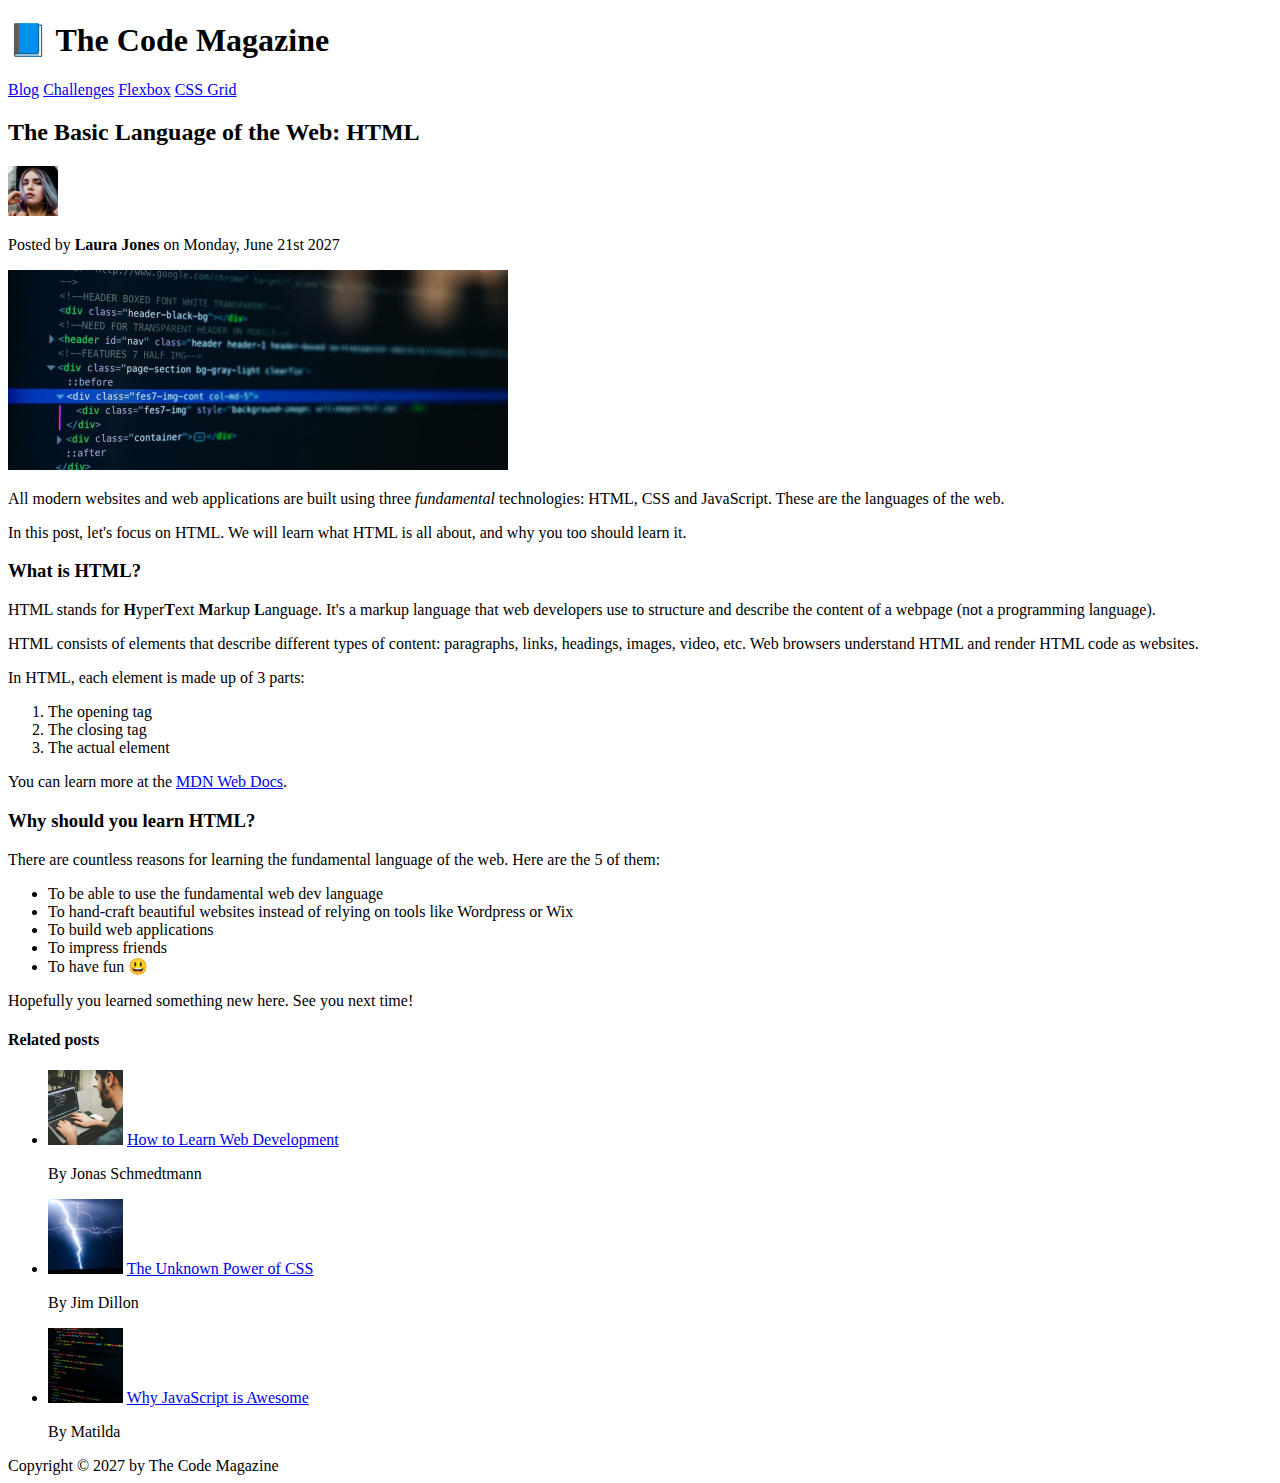
<file: 02-HTML-Fundamentals/index.html>
<!DOCTYPE html>
<html lang="en">
  <head>
    <meta charset="UTF-8" />
    <meta name="viewport" content="width=device-width, initial-scale=1.0" />
    <title>The Basic Language of the Web: HTML</title>
  </head>
  <body>
    <header>
      <h1>📘 The Code Magazine</h1>
      <nav>
        <a href="./blog.html">Blog</a>
        <a href="#">Challenges</a>
        <a href="#">Flexbox</a>
        <a href="#">CSS Grid</a>
      </nav>
    </header>

    <article>
      <header>
        <h2>The Basic Language of the Web: HTML</h2>

        <img
          src="./images/laura-jones.jpg"
          alt="user profile picture"
          width="50"
          height="50"
        />

        <p>Posted by <strong>Laura Jones</strong> on Monday, June 21st 2027</p>

        <img
          src="./images/post-img.jpg"
          alt="Post Image"
          width="500"
          height="200"
        />
      </header>

      <p>
        All modern websites and web applications are built using three
        <em>fundamental</em> technologies: HTML, CSS and JavaScript. These are
        the languages of the web.
      </p>

      <p>
        In this post, let's focus on HTML. We will learn what HTML is all about,
        and why you too should learn it.
      </p>

      <h3>What is HTML?</h3>

      <p>
        HTML stands for <strong>H</strong>yper<strong>T</strong>ext
        <strong>M</strong>arkup <strong>L</strong>anguage. It's a markup
        language that web developers use to structure and describe the content
        of a webpage (not a programming language).
      </p>

      <p>
        HTML consists of elements that describe different types of content:
        paragraphs, links, headings, images, video, etc. Web browsers understand
        HTML and render HTML code as websites.
      </p>

      <p>In HTML, each element is made up of 3 parts:</p>

      <ol>
        <li>The opening tag</li>
        <li>The closing tag</li>
        <li>The actual element</li>
      </ol>

      <p>
        You can learn more at the
        <a
          href="https://developer.mozilla.org/en-US/docs/Web/HTML"
          target="_blank"
          >MDN Web Docs</a
        >.
      </p>

      <h3>Why should you learn HTML?</h3>

      <p>
        There are countless reasons for learning the fundamental language of the
        web. Here are the 5 of them:
      </p>

      <ul>
        <li>To be able to use the fundamental web dev language</li>
        <li>
          To hand-craft beautiful websites instead of relying on tools like
          Wordpress or Wix
        </li>
        <li>To build web applications</li>
        <li>To impress friends</li>
        <li>To have fun 😃</li>
      </ul>

      <p>Hopefully you learned something new here. See you next time!</p>
    </article>

    <aside>
      <header>
        <h4>Related posts</h4>
      </header>

      <ul>
        <li>
          <img
            src="./images/related-1.jpg"
            alt="person programming"
            width="75"
            height="75"
          />
          <a href="#">How to Learn Web Development</a>
          <p>By Jonas Schmedtmann</p>
        </li>
        <li>
          <img
            src="./images/related-2.jpg"
            alt="lightning"
            width="75"
            height="75"
          />
          <a href="#">The Unknown Power of CSS</a>
          <p>By Jim Dillon</p>
        </li>
        <li>
          <img
            src="./images/related-3.jpg"
            alt="code on laptop screen"
            width="75"
            height="75"
          />
          <a href="#">Why JavaScript is Awesome</a>
          <p>By Matilda</p>
        </li>
      </ul>
    </aside>

    <footer>Copyright &copy; 2027 by The Code Magazine</footer>
  </body>
</html>
</file>
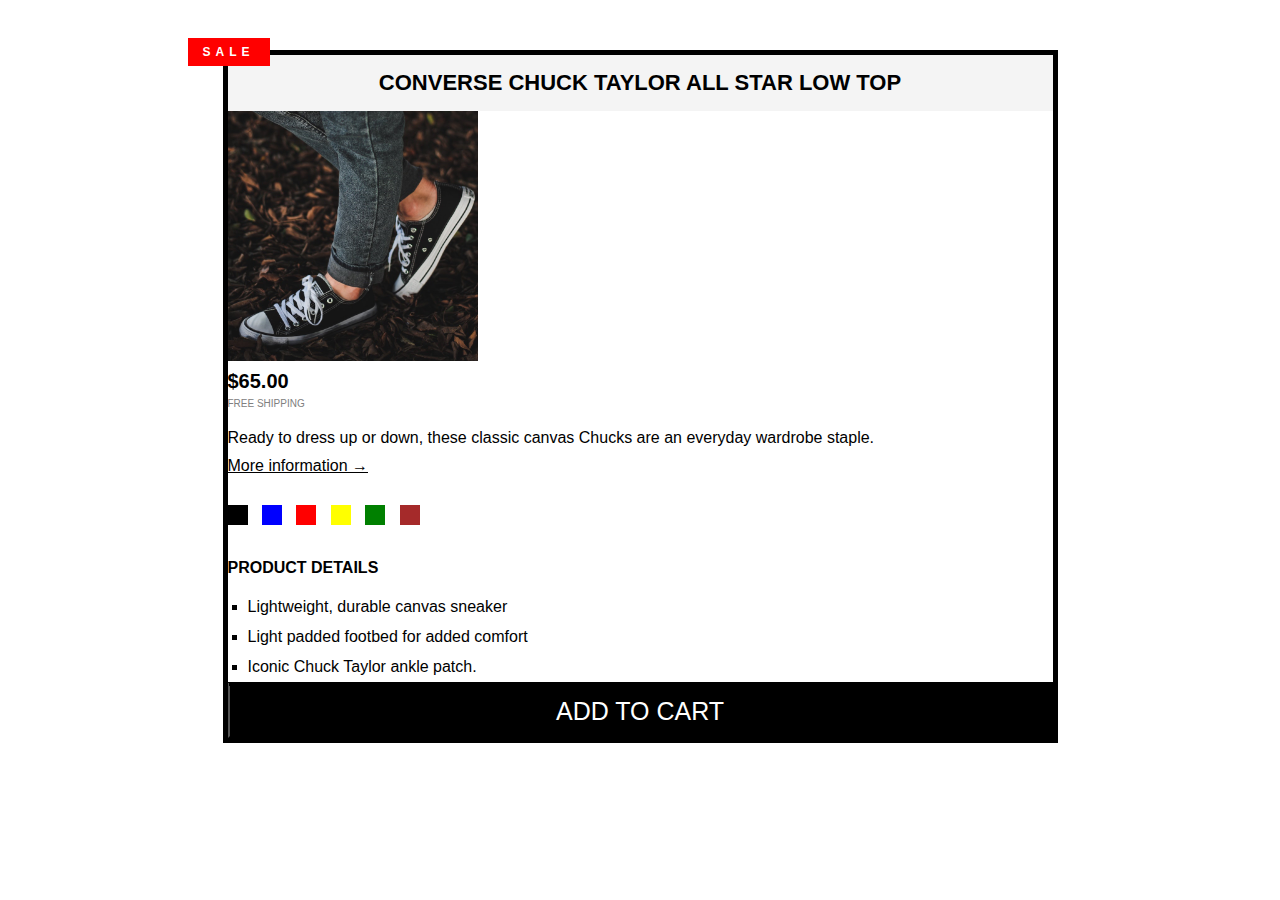
<file: 03-CSS-Fundamentals/index.html>
<!DOCTYPE html>
<html lang="en">
  <head>
    <meta charset="UTF-8" />
    <meta http-equiv="X-UA-Compatible" content="IE=edge" />
    <meta name="viewport" content="width=device-width, initial-scale=1.0" />
    <title>HTML Challenge</title>
    <link rel="stylesheet" href="style.css" />
  </head>
  <body>
    <article class="product">
      <p class="sale">Sale</p>
      <header>
        <h1 class="product-name">Converse Chuck Taylor All Star Low Top</h1>
      </header>
      <img
        src="./img/challenges.jpg"
        class="product-image"
        width="250"
        height="250"
        alt="Converse Chuck Taylor All Star Shoe"
      />
      <p class="product-price"><strong>$65.00</strong></p>
      <p class="free-shipping">Free Shipping</p>
      <p class="product-text">
        Ready to dress up or down, these classic canvas Chucks are an everyday
        wardrobe staple.
      </p>
      <a href="#" class="more-info">More information &rarr;</a>
      <div class="colors">
        <div class="color black"></div>
        <div class="color blue"></div>
        <div class="color red"></div>
        <div class="color yellow"></div>
        <div class="color green"></div>
        <div class="color brown"></div>
      </div>
      <h2 class="product-details">Product details</h2>
      <ul class="detail-list">
        <li>Lightweight, durable canvas sneaker</li>
        <li>Light padded footbed for added comfort</li>
        <li>Iconic Chuck Taylor ankle patch.</li>
      </ul>
      <button class="add-to-cart-btn">Add to cart</button>
    </article>
  </body>
</html>
</file>
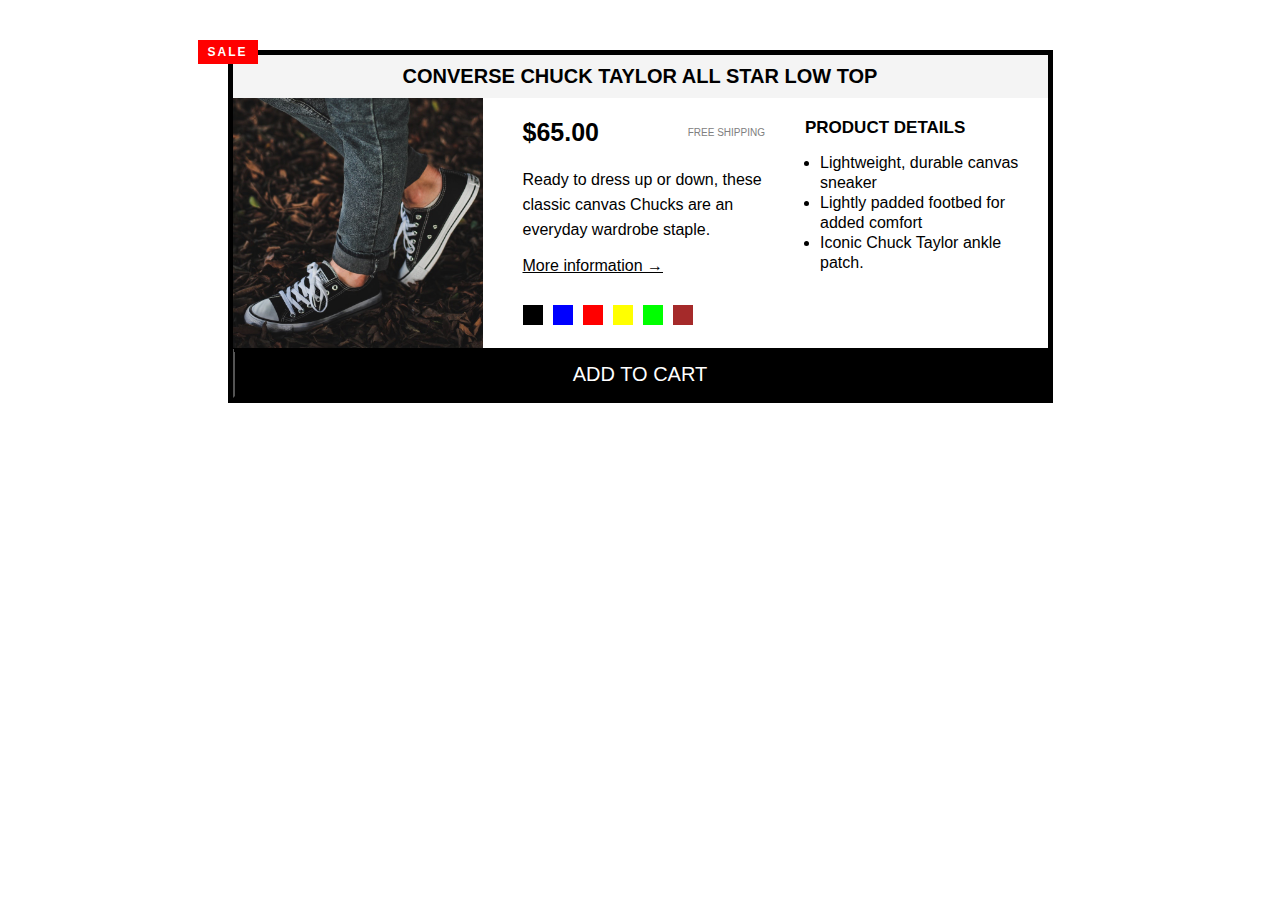
<file: 04-CSS-Layouts/index.html>
<!DOCTYPE html>
<html lang="en">
  <head>
    <meta charset="UTF-8" />
    <meta name="viewport" content="width=device-width, initial-scale=1.0" />
    <title>Challenge # 5</title>
    <link rel="stylesheet" href="style.css" />
  </head>
  <body>
    <div class="container">
      <article class="product">
        <header class="product-header">
          <h1 class="product-name">converse chuck taylor all star low top</h1>
          <div class="sale">sale</div>
        </header>
        <div class="product-overview-container">
          <img src="./shoes-img.jpeg" alt="shoe image" class="product-img" />
          <div class="product-preview-container">
            <div class="price-container">
              <p class="price">$65.00</p>
              <p class="free-shipping">free shipping</p>
            </div>
            <p class="product-description">
              Ready to dress up or down, these classic canvas Chucks are an
              everyday wardrobe staple.
            </p>
            <a href="#" class="more-info">More information &rarr;</a>
            <div class="colors-container">
              <div class="color black"></div>
              <div class="color blue"></div>
              <div class="color red"></div>
              <div class="color yellow"></div>
              <div class="color green"></div>
              <div class="color brown"></div>
            </div>
          </div>
          <div class="product-details-container">
            <h2 class="product-details">product details</h2>
            <ul class="detail-list-container">
              <li>Lightweight, durable canvas sneaker</li>
              <li>Lightly padded footbed for added comfort</li>
              <li>Iconic Chuck Taylor ankle patch.</li>
            </ul>
          </div>
        </div>
        <button class="add-to-cart-btn">add to cart</button>
      </article>
    </div>
  </body>
</html>
</file>
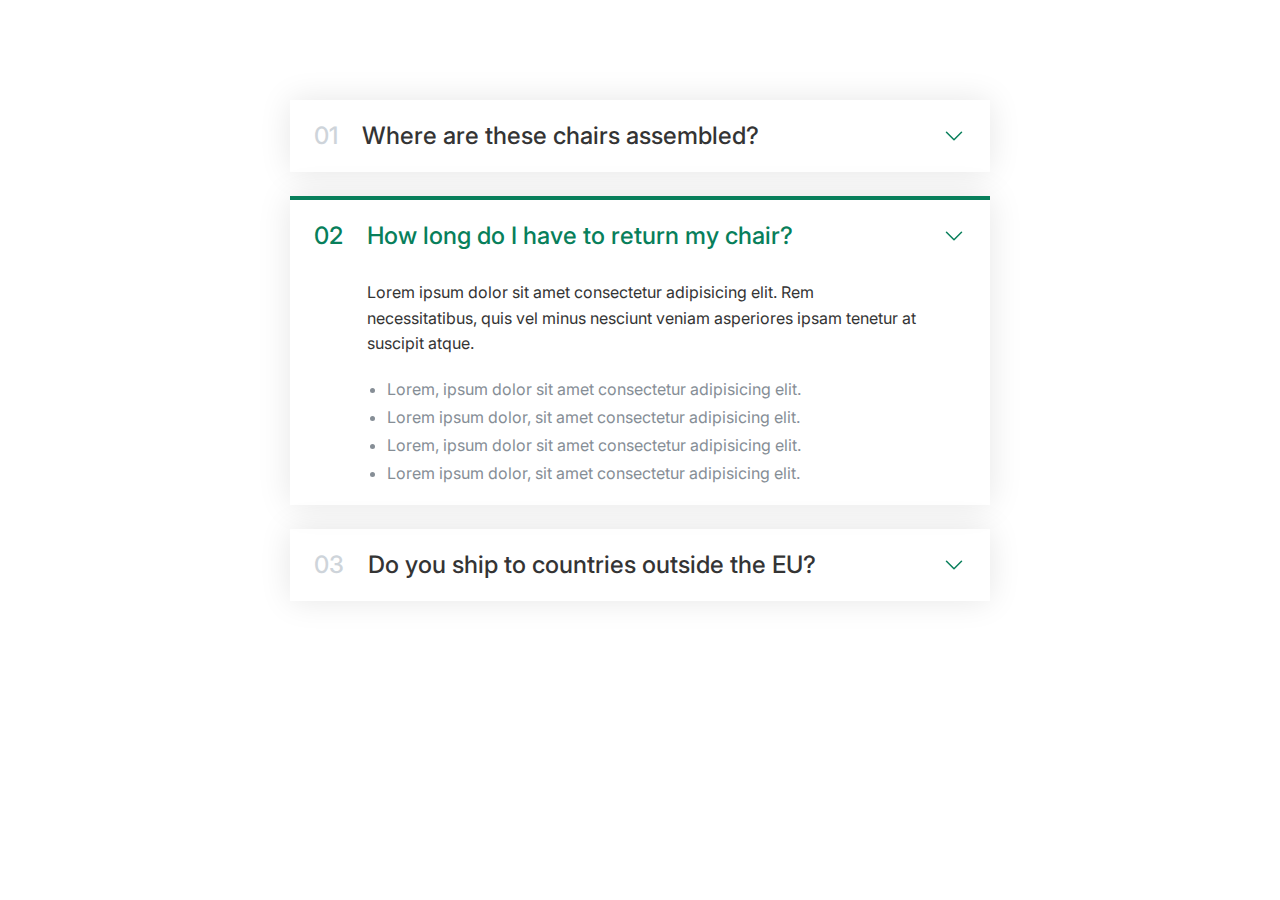
<file: Components/Accordion Component/index.html>
<!DOCTYPE html>
<html lang="en">
  <head>
    <meta charset="UTF-8" />
    <meta name="viewport" content="width=device-width, initial-scale=1.0" />
    <link rel="preconnect" href="https://fonts.googleapis.com" />
    <link rel="preconnect" href="https://fonts.gstatic.com" crossorigin />
    <link
      href="https://fonts.googleapis.com/css2?family=Inter:wght@400;500;700&display=swap"
      rel="stylesheet"
    />
    <link rel="stylesheet" href="style.css" />
    <title>Accordion Component</title>
  </head>
  <body>
    <main class="accordion">
      <section class="item">
        <p class="number">01</p>
        <p class="text">Where are these chairs assembled?</p>
        <svg
          xmlns="http://www.w3.org/2000/svg"
          fill="none"
          viewBox="0 0 24 24"
          stroke-width="1.5"
          stroke="currentColor"
          class="icon"
        >
          <path
            stroke-linecap="round"
            stroke-linejoin="round"
            d="M19.5 8.25l-7.5 7.5-7.5-7.5"
          />
        </svg>
        <article class="hidden__box">
          <p>
            Lorem ipsum dolor sit amet consectetur adipisicing elit. Rem
            necessitatibus, quis vel minus nesciunt veniam asperiores ipsam
            tenetur at suscipit atque.
          </p>
          <ul>
            <li>Lorem, ipsum dolor sit amet consectetur adipisicing elit.</li>
            <li>Lorem ipsum dolor, sit amet consectetur adipisicing elit.</li>
            <li>Lorem, ipsum dolor sit amet consectetur adipisicing elit.</li>
            <li>Lorem ipsum dolor, sit amet consectetur adipisicing elit.</li>
          </ul>
        </article>
      </section>

      <section class="item open">
        <p class="number">02</p>
        <p class="text">How long do I have to return my chair?</p>
        <svg
          xmlns="http://www.w3.org/2000/svg"
          fill="none"
          viewBox="0 0 24 24"
          stroke-width="1.5"
          stroke="currentColor"
          class="icon"
        >
          <path
            stroke-linecap="round"
            stroke-linejoin="round"
            d="M19.5 8.25l-7.5 7.5-7.5-7.5"
          />
        </svg>
        <article class="hidden__box">
          <p>
            Lorem ipsum dolor sit amet consectetur adipisicing elit. Rem
            necessitatibus, quis vel minus nesciunt veniam asperiores ipsam
            tenetur at suscipit atque.
          </p>
          <ul>
            <li>Lorem, ipsum dolor sit amet consectetur adipisicing elit.</li>
            <li>Lorem ipsum dolor, sit amet consectetur adipisicing elit.</li>
            <li>Lorem, ipsum dolor sit amet consectetur adipisicing elit.</li>
            <li>Lorem ipsum dolor, sit amet consectetur adipisicing elit.</li>
          </ul>
        </article>
      </section>

      <section class="item">
        <p class="number">03</p>
        <p class="text">Do you ship to countries outside the EU?</p>
        <svg
          xmlns="http://www.w3.org/2000/svg"
          fill="none"
          viewBox="0 0 24 24"
          stroke-width="1.5"
          stroke="currentColor"
          class="icon"
        >
          <path
            stroke-linecap="round"
            stroke-linejoin="round"
            d="M19.5 8.25l-7.5 7.5-7.5-7.5"
          />
        </svg>
        <article class="hidden__box">
          <p>
            Lorem ipsum dolor sit amet consectetur adipisicing elit. Rem
            necessitatibus, quis vel minus nesciunt veniam asperiores ipsam
            tenetur at suscipit atque.
          </p>
          <ul>
            <li>Lorem, ipsum dolor sit amet consectetur adipisicing elit.</li>
            <li>Lorem ipsum dolor, sit amet consectetur adipisicing elit.</li>
            <li>Lorem, ipsum dolor sit amet consectetur adipisicing elit.</li>
            <li>Lorem ipsum dolor, sit amet consectetur adipisicing elit.</li>
          </ul>
        </article>
      </section>
    </main>
  </body>
</html>
</file>
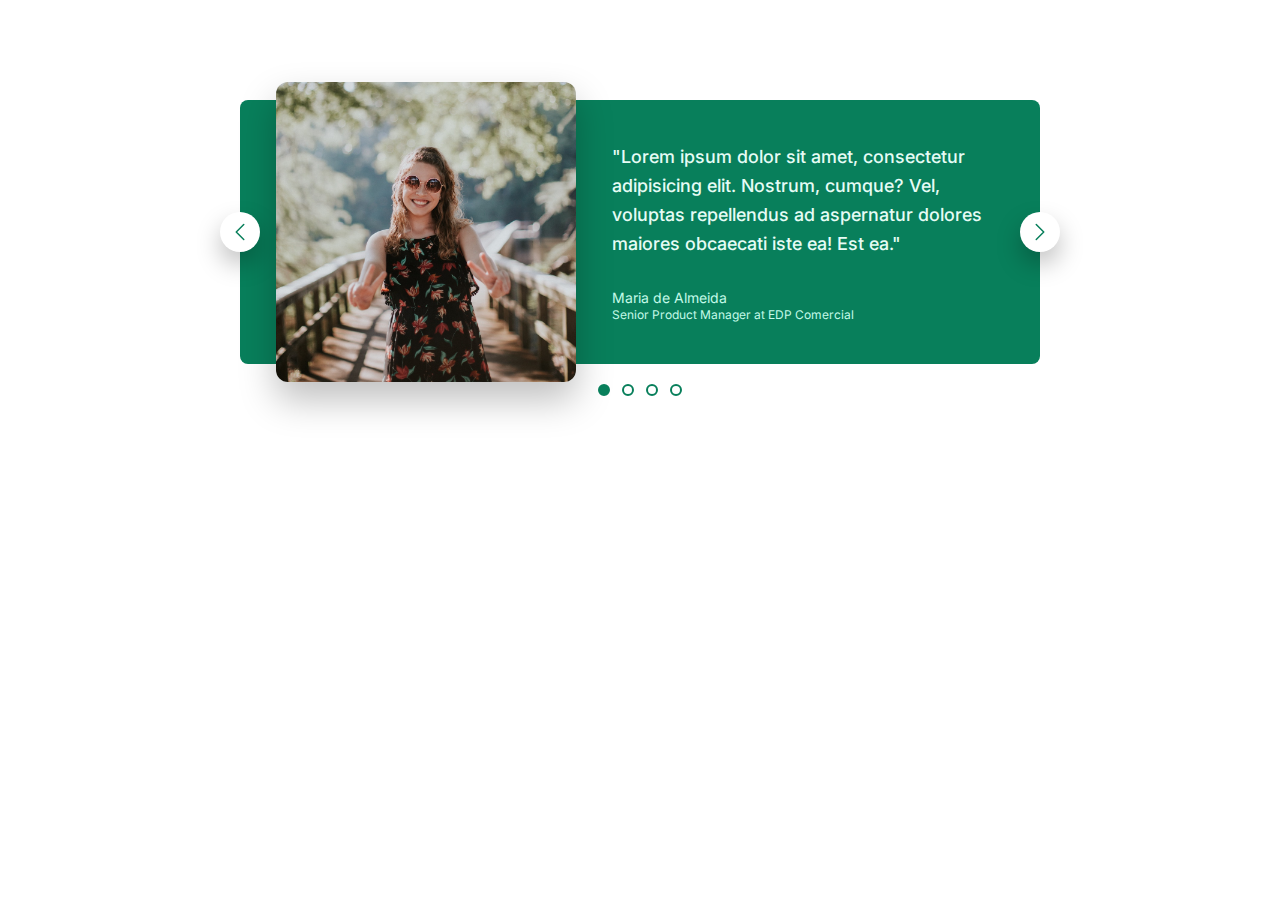
<file: Components/Carousel/index.html>
<!DOCTYPE html>
<html lang="en">
  <head>
    <meta charset="UTF-8" />
    <meta name="viewport" content="width=device-width, initial-scale=1.0" />
    <link rel="preconnect" href="https://fonts.googleapis.com" />
    <link rel="preconnect" href="https://fonts.gstatic.com" crossorigin />
    <link
      href="https://fonts.googleapis.com/css2?family=Inter:wght@400;500;700&display=swap"
      rel="stylesheet"
    />
    <link rel="stylesheet" href="style.css" />
    <title>Carousel Component</title>
  </head>
  <body>
    <section class="carousel">
      <img src="./img/maria.jpg" alt="a woman posing for a picture" />
      <blockquote class="testimonial">
        <p class="testimonial__text">
          "Lorem ipsum dolor sit amet, consectetur adipisicing elit. Nostrum,
          cumque? Vel, voluptas repellendus ad aspernatur dolores maiores
          obcaecati iste ea! Est ea."
        </p>
        <p class="testimonial__author">Maria de Almeida</p>
        <p class="testimonial__job">Senior Product Manager at EDP Comercial</p>
      </blockquote>

      <button class="btn btn__left">
        <svg
          xmlns="http://www.w3.org/2000/svg"
          fill="none"
          viewBox="0 0 24 24"
          stroke-width="1.5"
          stroke="currentColor"
          class="btn-icon"
        >
          <path
            stroke-linecap="round"
            stroke-linejoin="round"
            d="M15.75 19.5L8.25 12l7.5-7.5"
          />
        </svg>
      </button>
      <button class="btn btn__right">
        <svg
          xmlns="http://www.w3.org/2000/svg"
          fill="none"
          viewBox="0 0 24 24"
          stroke-width="1.5"
          stroke="currentColor"
          class="btn-icon"
        >
          <path
            stroke-linecap="round"
            stroke-linejoin="round"
            d="M8.25 4.5l7.5 7.5-7.5 7.5"
          />
        </svg>
      </button>
      <div class="dots">
        <button class="dot dot__fill">&nbsp;</button>
        <button class="dot">&nbsp;</button>
        <button class="dot">&nbsp;</button>
        <button class="dot">&nbsp;</button>
      </div>
    </section>
  </body>
</html>
</file>
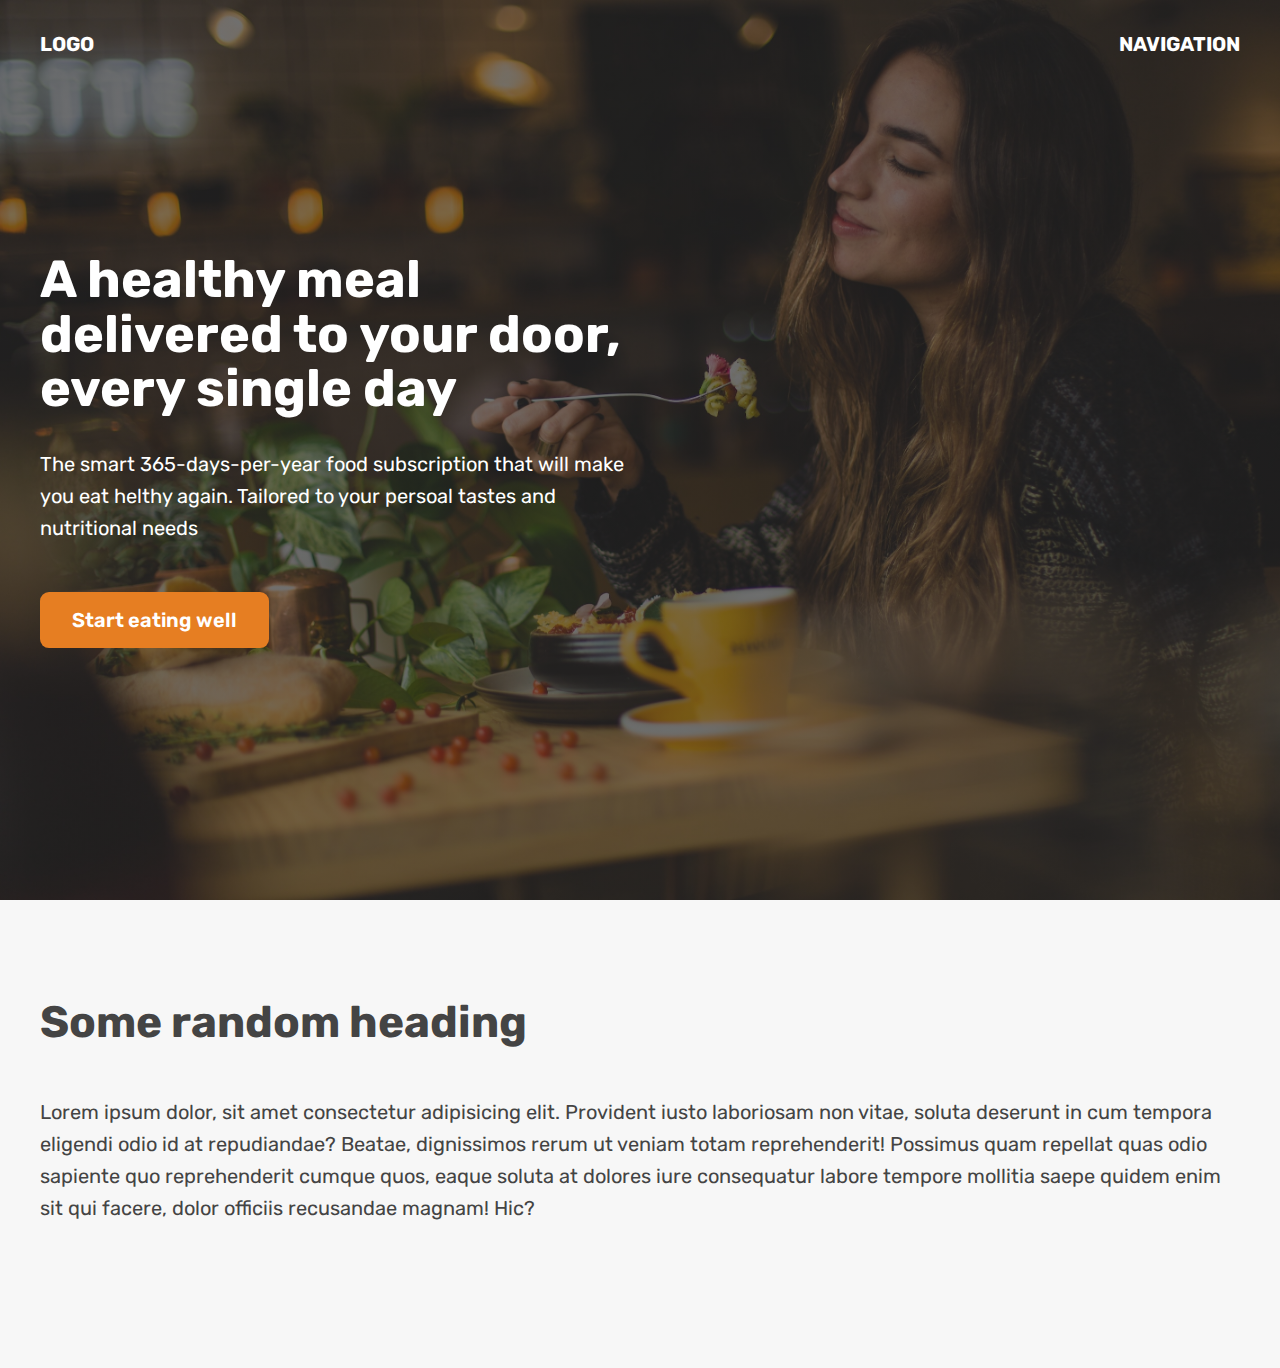
<file: Components/Hero-Section/index.html>
<!DOCTYPE html>
<html lang="en">
  <head>
    <meta charset="UTF-8" />
    <meta name="viewport" content="width=device-width, initial-scale=1.0" />
    <link rel="preconnect" href="https://fonts.googleapis.com" />
    <link rel="preconnect" href="https://fonts.gstatic.com" crossorigin />
    <link
      href="https://fonts.googleapis.com/css2?family=Rubik:wght@400;500;600;700&display=swap"
      rel="stylesheet"
    />
    <link rel="stylesheet" href="style.css" />
    <title>Hero Section</title>
  </head>
  <body>
    <header>
      <nav class="container">
        <div>LOGO</div>
        <div>NAVIGATION</div>
      </nav>

      <div class="header-container">
        <div class="header-container-inner">
          <h1>A healthy meal delivered to your door, every single day</h1>
          <p>
            The smart 365-days-per-year food subscription that will make you eat
            helthy again. Tailored to your persoal tastes and nutritional needs
          </p>
          <a href="#" class="btn">Start eating well</a>
        </div>
      </div>
    </header>

    <section>
      <div class="container">
        <h2>Some random heading</h2>
        <p>
          Lorem ipsum dolor, sit amet consectetur adipisicing elit. Provident
          iusto laboriosam non vitae, soluta deserunt in cum tempora eligendi
          odio id at repudiandae? Beatae, dignissimos rerum ut veniam totam
          reprehenderit! Possimus quam repellat quas odio sapiente quo
          reprehenderit cumque quos, eaque soluta at dolores iure consequatur
          labore tempore mollitia saepe quidem enim sit qui facere, dolor
          officiis recusandae magnam! Hic?
        </p>
      </div>
    </section>
  </body>
</html>
</file>
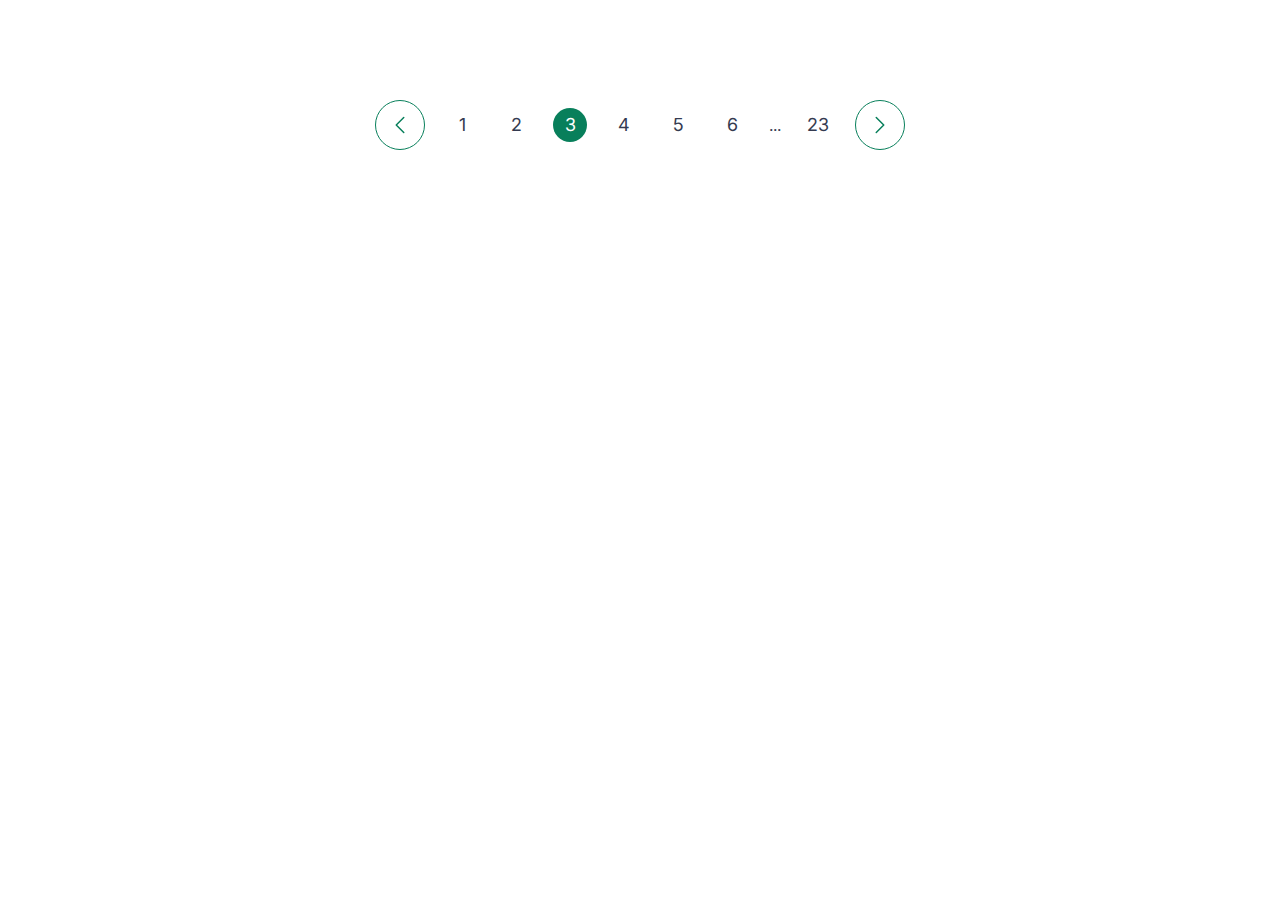
<file: Components/Pagination/index.html>
<!DOCTYPE html>
<html lang="en">
  <head>
    <meta charset="UTF-8" />
    <meta name="viewport" content="width=device-width, initial-scale=1.0" />
    <link rel="preconnect" href="https://fonts.googleapis.com" />
    <link rel="preconnect" href="https://fonts.gstatic.com" crossorigin />
    <link
      href="https://fonts.googleapis.com/css2?family=Inter:wght@400;500;700&display=swap"
      rel="stylesheet"
    />
    <link rel="stylesheet" href="style.css" />
    <title>Pagination</title>
  </head>
  <body>
    <div class="pagination-container">
      <button class="btn">
        <svg
          xmlns="http://www.w3.org/2000/svg"
          fill="none"
          viewBox="0 0 24 24"
          stroke-width="1.5"
          stroke="currentColor"
          class="btn-icon"
        >
          <path
            stroke-linecap="round"
            stroke-linejoin="round"
            d="M15.75 19.5L8.25 12l7.5-7.5"
          />
        </svg>
      </button>
      <a href="#">1</a>
      <a href="#">2</a>
      <a href="#" class="page-num current-page">3</a>
      <a href="#">4</a>
      <a href="#">5</a>
      <a href="#">6</a>
      <span class="dots">...</span>
      <a href="#">23</a>
      <button class="btn">
        <svg
          xmlns="http://www.w3.org/2000/svg"
          fill="none"
          viewBox="0 0 24 24"
          stroke-width="1.5"
          stroke="currentColor"
          class="btn-icon"
        >
          <path
            stroke-linecap="round"
            stroke-linejoin="round"
            d="M8.25 4.5l7.5 7.5-7.5 7.5"
          />
        </svg>
      </button>
    </div>
  </body>
</html>
</file>
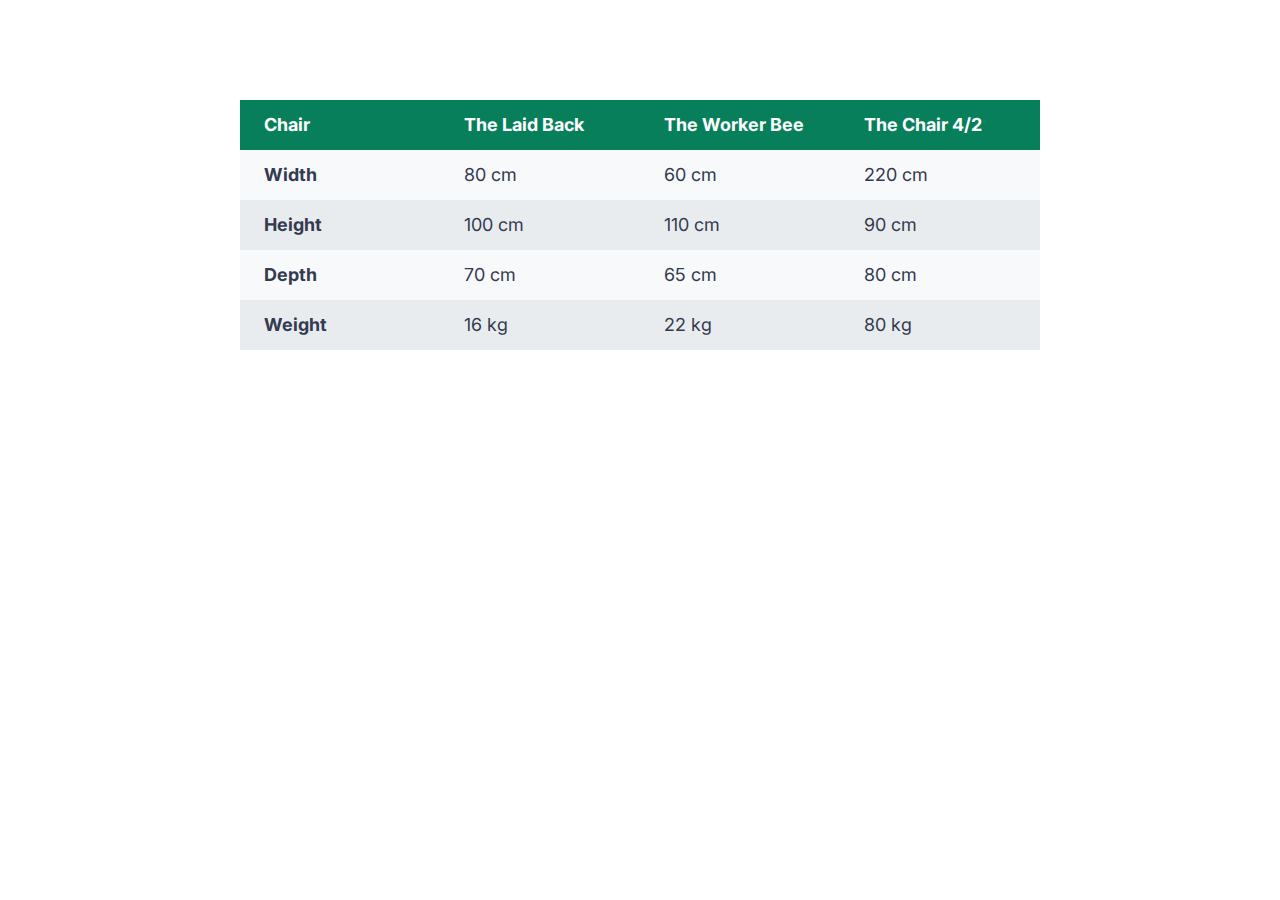
<file: Components/Table/index.html>
<!DOCTYPE html>
<html lang="en">
  <head>
    <meta charset="UTF-8" />
    <meta name="viewport" content="width=device-width, initial-scale=1.0" />
    <link rel="preconnect" href="https://fonts.googleapis.com" />
    <link rel="preconnect" href="https://fonts.gstatic.com" crossorigin />
    <link
      href="https://fonts.googleapis.com/css2?family=Inter:wght@400;500;700&display=swap"
      rel="stylesheet"
    />
    <link rel="stylesheet" href="style.css" />
    <title>Table</title>
  </head>
  <body>
    <table>
      <thead>
        <tr>
          <th>Chair</th>
          <th>The Laid Back</th>
          <th>The Worker Bee</th>
          <th>The Chair 4/2</th>
        </tr>
      </thead>
      <tbody>
        <tr>
          <th>Width</th>
          <td>80 cm</td>
          <td>60 cm</td>
          <td>220 cm</td>
        </tr>
        <tr>
          <th>Height</th>
          <td>100 cm</td>
          <td>110 cm</td>
          <td>90 cm</td>
        </tr>
        <tr>
          <th>Depth</th>
          <td>70 cm</td>
          <td>65 cm</td>
          <td>80 cm</td>
        </tr>
        <tr>
          <th>Weight</th>
          <td>16 kg</td>
          <td>22 kg</td>
          <td>80 kg</td>
        </tr>
      </tbody>
    </table>
  </body>
</html>
</file>
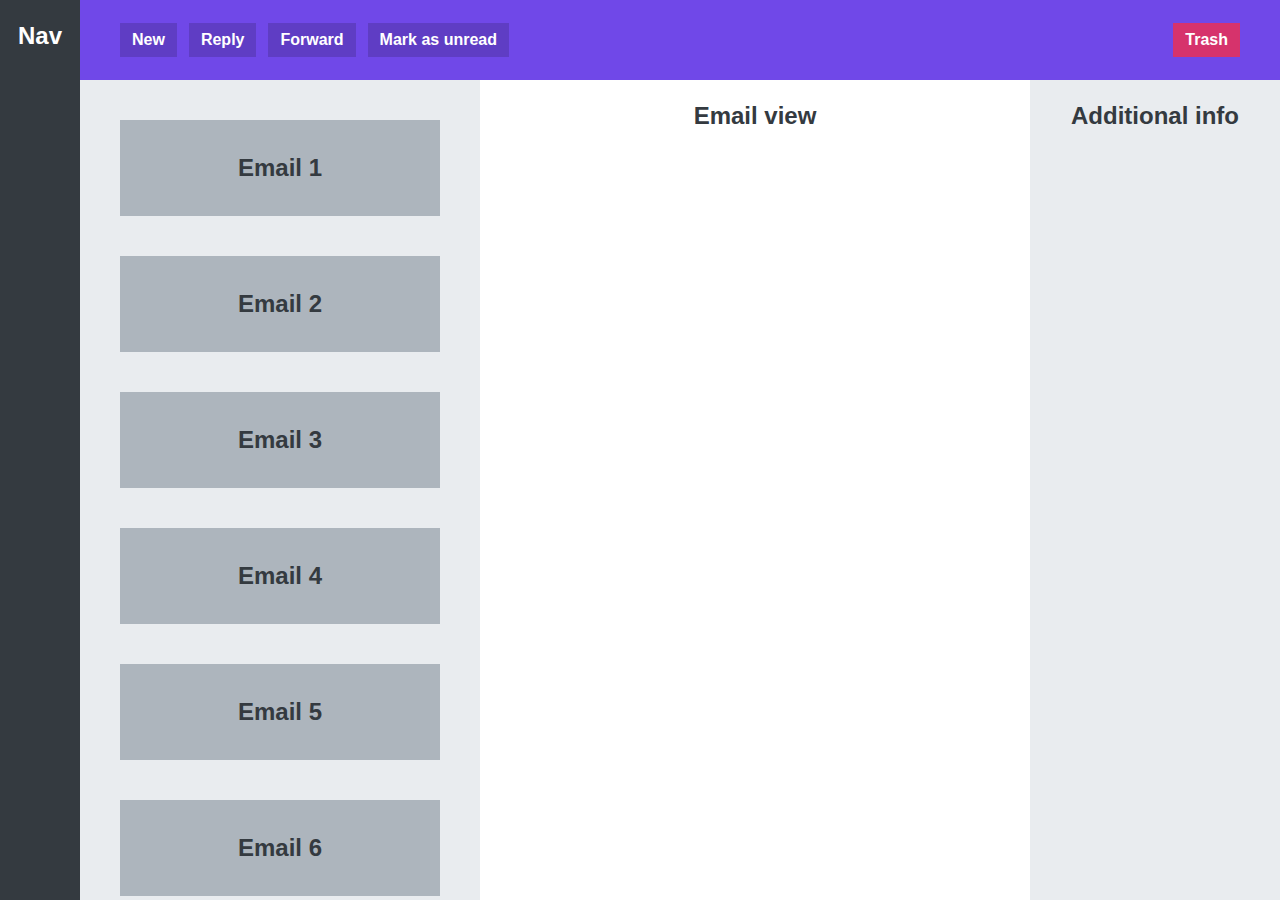
<file: Components/Web-Application-Layout/index.html>
<!DOCTYPE html>
<html lang="en">
  <head>
    <meta charset="UTF-8" />
    <meta name="viewport" content="width=device-width, initial-scale=1.0" />
    <link rel="stylesheet" href="style.css" />
    <title>Web Application Layout</title>
  </head>
  <body>
    <nav>Nav</nav>
    <menu>
      <button>New</button>
      <button>Reply</button>
      <button>Forward</button>
      <button>Mark as unread</button>
      <button>Trash</button>
    </menu>
    <section>
      <div class="email">Email 1</div>
      <div class="email">Email 2</div>
      <div class="email">Email 3</div>
      <div class="email">Email 4</div>
      <div class="email">Email 5</div>
      <div class="email">Email 6</div>
      <div class="email">Email 7</div>
      <div class="email">Email 8</div>
      <div class="email">Email 9</div>
      <div class="email">Email 10</div>
    </section>
    <main>Email view</main>
    <aside>Additional info</aside>
  </body>
</html>
</file>
<file: 03-CSS-Fundamentals/style.css>
* {
  font-family: sans-serif;
  margin: 0;
  padding: 0;
}

.product {
  border: 5px solid black;
  width: 825px;
  margin: 50px auto;
  position: relative;
}

/* .product::before {
  content: "SALE";
  position: absolute;
  background-color: #ff0000;
  color: #fff;
  font-weight: bold;
  display: inline-block;
  padding: 10px;
  letter-spacing: 5px;
  font-size: 12px;
  top: -15px;
  left: -35px;
} */

.sale {
  position: absolute;
  background-color: #ff0000;
  color: #fff;
  font-size: 12px;
  font-weight: bold;
  text-transform: uppercase;
  display: inline-block;
  padding: 7px 15px;
  letter-spacing: 5px;
  top: -17px;
  left: -40px;
}

.product-name {
  font-size: 22px;
  text-align: center;
  text-transform: uppercase;
  background-color: #f4f4f4;
  padding: 15px;
}

.product-image {
  margin-bottom: 5px;
}

.product-price {
  font-size: 20px;
  margin-bottom: 5px;
}

.free-shipping {
  text-transform: uppercase;
  color: grey;
  font-size: 10px;
  margin-bottom: 20px;
}

.product-text {
  margin-bottom: 10px;
}

.more-info:link,
.more-info:visited {
  color: black;
  display: inline-block;
  margin-bottom: 30px;
}

.more-info:hover,
.more-info:active {
  text-decoration: none;
}

.color {
  display: inline-block;
  width: 20px;
  height: 20px;
  margin-right: 10px;
}

.black {
  background-color: #000;
}

.blue {
  background-color: #0000ff;
}

.red {
  background-color: #ff0000;
}

.yellow {
  background-color: yellow;
}

.green {
  background-color: green;
}

.brown {
  background-color: brown;
  margin-right: 0;
}

.product-details {
  text-transform: uppercase;
  font-size: 16px;
  margin: 30px 0 15px 0;
}

.detail-list {
  list-style: square;
  margin-left: 20px;
}

.detail-list li {
  line-height: 30px;
}

.add-to-cart-btn {
  color: #fff;
  background-color: #000;
  border-top: 5px solid #000;
  width: 100%;
  font-size: 25px;
  text-transform: uppercase;
  padding: 10px;
  cursor: pointer;
}

.add-to-cart-btn:hover {
  color: #000;
  background-color: #fff;
}
</file>
<file: 04-CSS-Layouts/style.css>
* {
  margin: 0;
  padding: 0;
  box-sizing: border-box;
  font-family: sans-serif;
}

.product {
  border: 5px solid #000;
  width: 825px;
  margin: 50px auto;
}

.product-overview-container {
  display: grid;
  grid-template-columns: 250px 1fr 1fr;
  column-gap: 40px;
}

.product-preview-container {
  margin-top: 20px;
}

.product-details-container {
  margin-top: 20px;
}

.product-header {
  background-color: #f4f4f4;
  text-transform: uppercase;
  text-align: center;
  padding: 10px;
  position: relative;
}

.product-name {
  font-size: 20px;
}

.sale {
  position: absolute;
  background-color: #ff0000;
  color: #fff;
  font-size: 12px;
  font-weight: bold;
  letter-spacing: 2px;
  padding: 5px 10px;
  top: -15px;
  left: -35px;
}

.product-img {
  width: 250px;
  height: 250px;
}

.price-container {
  display: flex;
  align-items: center;
  justify-content: space-between;
  margin-bottom: 20px;
}

.price {
  font-size: 25px;
  font-weight: bold;
}

.free-shipping {
  color: grey;
  text-transform: uppercase;
  font-size: 10px;
}

.product-description {
  margin-bottom: 15px;
  line-height: 25px;
}

.more-info:link,
.more-info:visited {
  color: #000;
  display: inline-block;
  margin-bottom: 30px;
}

.more-info:hover,
.more-info:active {
  text-decoration: none;
}

.colors-container {
  display: flex;
  gap: 10px;
}

.color {
  width: 20px;
  height: 20px;
}

.black {
  background-color: #000;
}

.blue {
  background-color: #0000ff;
}

.red {
  background-color: #ff0000;
}

.yellow {
  background-color: #ffff00;
}

.green {
  background-color: #00ff00;
}

.brown {
  background-color: #a52a2a;
}

.product-details {
  text-transform: uppercase;
  font-size: 17px;
  margin-bottom: 15px;
}

.detail-list-container {
  margin-left: 15px;
  line-height: 20px;
}

.add-to-cart-btn {
  background-color: #000;
  color: #fff;
  text-transform: uppercase;
  text-align: center;
  width: 100%;
  border-top: 5px solid #000;
  font-size: 20px;
  padding: 10px;
  cursor: pointer;
}

.add-to-cart-btn:hover {
  background-color: #fff;
  color: #000;
}
</file>
<file: Components/Accordion Component/style.css>
/* 
MAIN COLOR: #087f5b
GRAY COLOR: #343a40
*/

* {
  margin: 0;
  padding: 0;
  box-sizing: border-box;
}

body {
  font-family: "Inter", sans-serif;
  color: #343434;
  line-height: 1;
}

.accordion {
  width: 700px;
  margin: 100px auto;
  display: flex;
  flex-direction: column;
  gap: 24px;
}

.item {
  box-shadow: 0 0 32px 0 rgba(0, 0, 0, 0.1);
  padding: 24px;
  display: grid;
  grid-template-columns: auto 1fr auto;
  column-gap: 24px;
  row-gap: 32px;
  align-items: center;
}

.number,
.text {
  font-size: 24px;
  font-weight: 500;
  /* color: #087f5b; */
}

.number {
  color: #ced4da;
}

.icon {
  width: 24px;
  height: 24px;
  stroke: #087f5b;
}

.hidden__box {
  grid-column: 2;
  display: none;
}

.hidden__box p {
  line-height: 1.6;
  margin-bottom: 24px;
}

.hidden__box ul {
  color: #868e96;
  margin-left: 20px;
  display: flex;
  flex-direction: column;
  gap: 12px;
}

/* OPEN STATE */
.open {
  border-top: 4px solid #087f5b;
}

.open .hidden__box {
  display: block;
}

.open .number,
.open .text {
  color: #087f5b;
}
</file>
<file: Components/Carousel/style.css>
/* 
MAIN COLOR: #087f5b
GRAY COLOR: #343a50
*/

* {
  margin: 0;
  padding: 0;
  box-sizing: border-box;
}

body {
  font-family: "Inter", sans-serif;
  color: #343a50;
  line-height: 1;
}

.carousel {
  width: 800px;
  margin: 100px auto;
  background-color: #087f5b;
  /* padding: 32px;
  padding-left: 86px;
  padding-right: 48px; */
  padding: 32px 48px 32px 86px;
  border-radius: 8px;
  display: flex;
  align-items: center;
  gap: 86px;
  position: relative;
}

img {
  height: 200px;
  border-radius: 8px;
  transform: scale(1.5);
  box-shadow: 0 12px 24px 0 rgba(0, 0, 0, 0.25);
}

.testimonial__text {
  font-size: 18px;
  font-weight: 500;
  line-height: 1.6;
  margin-bottom: 32px;
  color: #e6fcf5;
}

.testimonial__author {
  font-size: 14px;
  margin-bottom: 4px;
  color: #c3fae8;
}

.testimonial__job {
  font-size: 12px;
  color: #c3fae8;
}

/* BUTTONS */
.btn {
  background-color: #fff;
  border: none;
  width: 40px;
  height: 40px;
  border-radius: 50%;
  position: absolute;
  box-shadow: 0 12px 24px 0 rgba(0, 0, 0, 0.25);
  cursor: pointer;
  display: flex;
  align-items: center;
  justify-content: center;
}

.btn__left {
  /* in relation to PARENT ELEMENT */
  left: 0;
  top: 50%;

  /* in relation to ELEMENT ITSELF */
  transform: translate(-50%, -50%);
}

.btn__right {
  right: 0;
  top: 50%;
  transform: translate(50%, -50%);
}

.btn-icon {
  width: 24px;
  height: 24px;
  stroke: #087f5b;
}

.dots {
  position: absolute;
  left: 50%;
  bottom: 0;
  transform: translate(-50%, 32px);
  display: flex;
  gap: 12px;
}

.dot {
  width: 12px;
  height: 12px;
  background-color: #fff;
  border: 2px solid #087f5b;
  border-radius: 50%;
  cursor: pointer;
}

.dot__fill {
  background-color: #087f5b;
}
</file>
<file: Components/Hero-Section/style.css>
* {
  margin: 0;
  padding: 0;
  box-sizing: border-box;
}

body {
  font-family: "Rubik", sans-serif;
  color: #444;
}

.container {
  margin: 0 auto;
  width: 1200px;
}

header {
  height: 100vh;
  position: relative;
  background-image: linear-gradient(
      rgba(34, 34, 34, 0.6),
      rgba(34, 34, 34, 0.6)
    ),
    url(./img/hero.jpg);
  background-size: cover;
  color: #fff;
}

nav {
  font-size: 20px;
  font-weight: 700;
  display: flex;
  align-items: center;
  justify-content: space-between;
  padding-top: 32px;

  /* background-image: linear-gradient(to right, red, blue); */
}

.header-container {
  width: 1200px;
  position: absolute;

  /* In relation to the PARENT ELEMENT */
  left: 50%;
  top: 50%;

  /* In relation to the ELEMENT itself */
  transform: translate(-50%, -50%);
}

.header-container-inner {
  width: 50%;
}

h1 {
  font-size: 52px;
  margin-bottom: 32px;
  line-height: 1.05;
}

p {
  font-size: 20px;
  line-height: 1.6;
  margin-bottom: 48px;
}

.btn:link,
.btn:visited {
  font-size: 20px;
  font-weight: 600;
  background-color: #e67e22;
  color: #fff;
  text-decoration: none;
  display: inline-block;
  padding: 16px 32px;
  border-radius: 9px;
}

h2 {
  font-size: 44px;
  margin-bottom: 48px;
}

section {
  padding: 96px 0;
  background-color: #f7f7f7;
}
</file>
<file: Components/Pagination/style.css>
/* 
MAIN COLOR: #087f5b
GRAY COLOR: #343a50
*/

* {
  margin: 0;
  padding: 0;
  box-sizing: border-box;
}

body {
  font-family: "Inter", sans-serif;
  color: #343a50;
  line-height: 1;
  display: flex;
  justify-content: center;
}

.pagination-container {
  margin-top: 100px;
  display: flex;
  align-items: center;
  gap: 20px;
}

.btn {
  background: none;
  display: flex;
  align-items: center;
  justify-content: center;
  background-color: #fff;
  border: 1px solid #087f5b;
  width: 50px;
  height: 50px;
  border-radius: 50%;
}

.btn-icon {
  width: 24px;
  height: 24px;
  stroke: #087f5b;
}

.btn:hover {
  background-color: #087f5b;
}

.btn:hover .btn-icon {
  stroke: #fff;
}

a:link,
a:active {
  text-decoration: none;
  color: #343a50;
  font-size: 18px;
  width: 34px;
  height: 34px;
  border-radius: 50%;
  display: flex;
  align-items: center;
  justify-content: center;
}

a:hover,
a:active,
.pagenum.current-page {
  background-color: #087f5b;
  color: #fff;
}

.page-num.current-page {
  background-color: #087f5b;
  color: #fff;
}
</file>
<file: Components/Table/style.css>
/* 
MAIN COLOR: #087f5b
GRAY COLOR: #343a50
*/

* {
  margin: 0;
  padding: 0;
  box-sizing: border-box;
}

body {
  font-family: "Inter", sans-serif;
  color: #343a50;
  line-height: 1;
  display: flex;
  justify-content: center;
}

table {
  width: 800px;
  margin-top: 100px;
  /* border: 1px solid #343a50; */
  border-collapse: collapse;
  font-size: 18px;
}

th,
td {
  /* border: 1px solid #343a50; */
  padding: 16px 24px;
  text-align: left;
}

thead th {
  background-color: #087f5b;
  color: #fff;
  width: 25%;
}

tbody tr:nth-child(odd) {
  background-color: #f8f9fa;
}

tbody tr:nth-child(even) {
  background-color: #e9ecef;
}
</file>
<file: Components/Web-Application-Layout/style.css>
* {
  margin: 0;
  padding: 0;
  box-sizing: border-box;
}

body {
  font-family: sans-serif;
  line-height: 1;
  color: #343a40;
  font-size: 24px;
  height: 100vh;
  text-align: center;
  font-weight: bold;

  display: grid;
  grid-template-columns: 80px 400px 1fr 250px;
  grid-template-rows: 80px 1fr;
}

nav,
section,
main,
aside {
  padding-top: 24px;
}

nav {
  background-color: #343a40;
  color: #fff;
  grid-row: 1 / -1;
}

menu {
  background-color: #7048e8;
  grid-column: 2 / -1;
  display: flex;
  align-items: center;
  gap: 12px;
  padding: 0 40px;
}

button {
  display: inline-block;
  font-size: 16px;
  font-weight: bold;
  background-color: #5f3dc4;
  color: #fff;
  border: none;
  cursor: pointer;
  padding: 8px 12px;
}

button:last-child {
  background-color: #d6336c;
  margin-left: auto;
}

section {
  background-color: #e9ecef;
  padding: 40px;

  /* How elements that don't fit to container behave */
  overflow: scroll;

  display: flex;
  flex-direction: column;
  gap: 40px;
}

.email {
  background-color: #adb5bd;
  height: 96px;
  flex-shrink: 0;

  display: flex;
  align-items: center;
  justify-content: center;
}

aside {
  background-color: #e9ecef;
}
</file>
